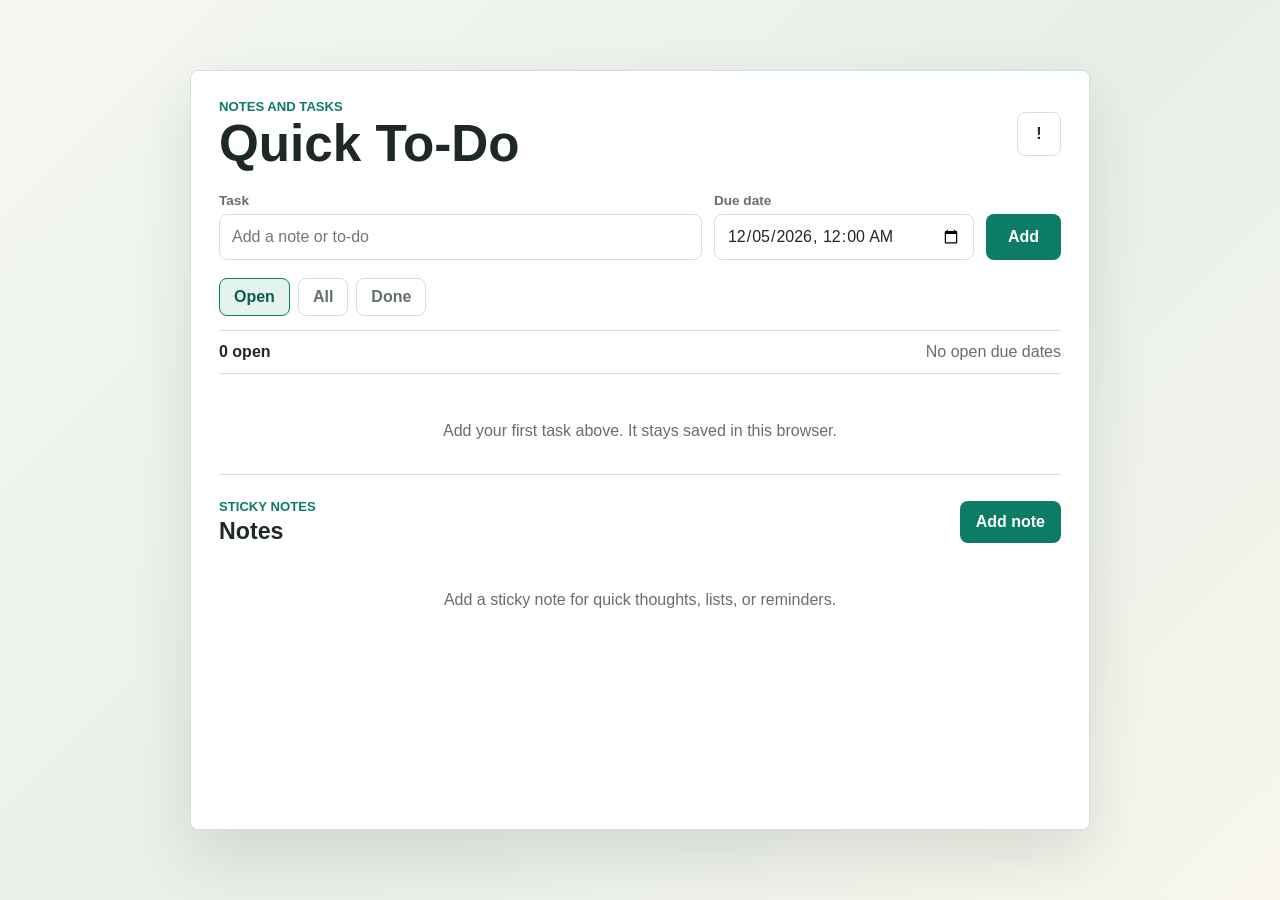
<file: index.html>
<!doctype html>
<html lang="en">
  <head>
    <meta charset="utf-8">
    <meta name="viewport" content="width=device-width, initial-scale=1">
    <meta http-equiv="refresh" content="0; url=todo_app/">
    <title>Quick To-Do</title>
    <link rel="canonical" href="todo_app/">
    <style>
      :root {
        font-family: "Segoe UI", Arial, sans-serif;
        color: #1f2923;
        background: #f5f7f2;
      }

      body {
        min-height: 100vh;
        margin: 0;
        display: grid;
        place-items: center;
        padding: 24px;
      }

      a {
        color: #0d7c66;
        font-weight: 800;
      }
    </style>
  </head>
  <body>
    <p>Opening <a href="todo_app/">Quick To-Do</a>...</p>
    <script>
      window.location.replace("todo_app/");
    </script>
  </body>
</html>
</file>
<file: todo_app/styles.css>
:root {
  color-scheme: light;
  --bg: #f5f7f2;
  --panel: #ffffff;
  --ink: #1f2923;
  --muted: #657067;
  --line: #d8dfd5;
  --accent: #0d7c66;
  --accent-strong: #075e4d;
  --warn: #b3431d;
  --warn-bg: #fff0e8;
  --done: #eaf3ee;
  font-family: "Segoe UI", Arial, sans-serif;
}

* {
  box-sizing: border-box;
}

body {
  margin: 0;
  min-height: 100vh;
  background: linear-gradient(135deg, #f5f7f2 0%, #e7efe8 54%, #f8f6ed 100%);
  color: var(--ink);
}

button,
input,
select,
textarea {
  font: inherit;
}

.app-shell {
  min-height: 100vh;
  display: grid;
  place-items: center;
  padding: 24px;
}

.task-panel {
  width: min(900px, 100%);
  min-height: min(760px, calc(100vh - 48px));
  background: var(--panel);
  border: 1px solid var(--line);
  border-radius: 8px;
  box-shadow: 0 24px 60px rgba(31, 41, 35, 0.12);
  padding: 28px;
}

.app-header {
  display: flex;
  align-items: center;
  justify-content: space-between;
  gap: 16px;
  margin-bottom: 24px;
}

.eyebrow {
  margin: 0 0 4px;
  color: var(--accent);
  font-size: 0.82rem;
  font-weight: 700;
  text-transform: uppercase;
}

h1 {
  margin: 0;
  font-size: clamp(2rem, 4vw, 3.2rem);
  line-height: 1;
  letter-spacing: 0;
}

.icon-button,
.delete-task {
  width: 44px;
  height: 44px;
  border: 1px solid var(--line);
  border-radius: 8px;
  background: #fff;
  color: var(--ink);
  cursor: pointer;
  font-weight: 800;
}

.icon-button.enabled {
  background: var(--accent);
  border-color: var(--accent);
  color: #fff;
}

.task-form {
  display: grid;
  grid-template-columns: minmax(180px, 1fr) minmax(190px, 260px) auto;
  gap: 12px;
  align-items: end;
  margin-bottom: 18px;
}

label span {
  display: block;
  margin-bottom: 6px;
  color: var(--muted);
  font-size: 0.85rem;
  font-weight: 700;
}

input[type="text"],
input[type="datetime-local"] {
  width: 100%;
  min-height: 46px;
  border: 1px solid var(--line);
  border-radius: 8px;
  padding: 10px 12px;
  color: var(--ink);
  background: #fff;
}

input:focus {
  border-color: var(--accent);
  outline: 3px solid rgba(13, 124, 102, 0.16);
}

.task-form button {
  min-height: 46px;
  border: 0;
  border-radius: 8px;
  padding: 0 22px;
  background: var(--accent);
  color: #fff;
  cursor: pointer;
  font-weight: 800;
}

.task-form button:hover,
.icon-button.enabled:hover {
  background: var(--accent-strong);
}

.toolbar {
  display: flex;
  gap: 8px;
  margin-bottom: 14px;
}

.filter {
  min-height: 38px;
  border: 1px solid var(--line);
  border-radius: 8px;
  padding: 0 14px;
  background: #fff;
  color: var(--muted);
  cursor: pointer;
  font-weight: 700;
}

.filter.active {
  border-color: var(--accent);
  background: #e5f2ee;
  color: var(--accent-strong);
}

.summary {
  display: flex;
  flex-wrap: wrap;
  justify-content: space-between;
  gap: 8px;
  padding: 12px 0;
  color: var(--muted);
  border-top: 1px solid var(--line);
  border-bottom: 1px solid var(--line);
}

.summary strong {
  color: var(--ink);
}

.task-list {
  list-style: none;
  padding: 0;
  margin: 18px 0 0;
  display: grid;
  gap: 10px;
}

.task-item {
  display: grid;
  grid-template-columns: 38px 1fr 44px;
  gap: 12px;
  align-items: start;
  padding: 12px;
  border: 1px solid var(--line);
  border-radius: 8px;
  background: #fff;
}

.task-item.overdue {
  border-color: #efb89e;
  background: var(--warn-bg);
}

.task-item.completed {
  background: var(--done);
}

.complete-box {
  position: relative;
  min-height: 46px;
  display: grid;
  place-items: center;
}

.complete-box input {
  position: absolute;
  opacity: 0;
}

.complete-box span {
  width: 26px;
  height: 26px;
  border: 2px solid var(--accent);
  border-radius: 8px;
  display: grid;
  place-items: center;
}

.complete-box input:checked + span {
  background: var(--accent);
}

.complete-box input:checked + span::after {
  content: "";
  width: 7px;
  height: 13px;
  border: solid #fff;
  border-width: 0 3px 3px 0;
  transform: rotate(45deg);
  margin-top: -2px;
}

.task-main {
  display: grid;
  grid-template-columns: minmax(160px, 1fr) minmax(180px, 230px);
  gap: 10px;
  align-items: start;
}

.task-status {
  grid-column: 1 / -1;
  margin: 0;
  min-height: 20px;
  color: var(--muted);
  font-size: 0.9rem;
}

.task-item.overdue .task-status {
  color: var(--warn);
  font-weight: 800;
}

.task-item.completed .task-name {
  color: var(--muted);
  text-decoration: line-through;
}

.empty-state {
  margin: 30px 0 0;
  color: var(--muted);
  text-align: center;
}

.notes-section {
  margin-top: 34px;
  padding-top: 24px;
  border-top: 1px solid var(--line);
}

.section-heading {
  display: flex;
  align-items: center;
  justify-content: space-between;
  gap: 16px;
  margin-bottom: 16px;
}

h2 {
  margin: 0;
  font-size: 1.45rem;
  letter-spacing: 0;
}

.add-note-button {
  min-height: 42px;
  border: 0;
  border-radius: 8px;
  padding: 0 16px;
  background: var(--accent);
  color: #fff;
  cursor: pointer;
  font-weight: 800;
}

.add-note-button:hover {
  background: var(--accent-strong);
}

.notes-board {
  display: grid;
  grid-template-columns: repeat(auto-fit, minmax(190px, 1fr));
  gap: 14px;
}

.sticky-note {
  min-height: 190px;
  display: grid;
  grid-template-rows: auto 1fr;
  gap: 10px;
  border: 1px solid rgba(31, 41, 35, 0.12);
  border-radius: 8px;
  padding: 12px;
  box-shadow: 0 10px 20px rgba(31, 41, 35, 0.1);
}

.sticky-note.yellow {
  background: #fff4a8;
}

.sticky-note.green {
  background: #c9f0cf;
}

.sticky-note.pink {
  background: #ffd3df;
}

.sticky-note.blue {
  background: #cfe7ff;
}

.note-tools {
  display: flex;
  justify-content: space-between;
  gap: 8px;
}

.note-color {
  width: 110px;
  min-height: 34px;
  border: 1px solid rgba(31, 41, 35, 0.18);
  border-radius: 8px;
  padding: 4px 8px;
  background: rgba(255, 255, 255, 0.65);
  color: var(--ink);
  cursor: pointer;
}

.delete-note {
  width: 34px;
  height: 34px;
  border: 1px solid rgba(31, 41, 35, 0.18);
  border-radius: 8px;
  background: rgba(255, 255, 255, 0.65);
  color: var(--ink);
  cursor: pointer;
  font-weight: 800;
}

.note-text {
  width: 100%;
  min-height: 126px;
  resize: vertical;
  border: 0;
  border-radius: 6px;
  padding: 8px;
  background: rgba(255, 255, 255, 0.32);
  color: var(--ink);
  line-height: 1.4;
}

.note-text:focus,
.note-color:focus {
  outline: 3px solid rgba(31, 41, 35, 0.18);
}

@media (max-width: 720px) {
  .app-shell {
    padding: 12px;
  }

  .task-panel {
    min-height: calc(100vh - 24px);
    padding: 18px;
  }

  .task-form,
  .task-main {
    grid-template-columns: 1fr;
  }

  .section-heading {
    align-items: stretch;
    flex-direction: column;
  }

  .task-item {
    grid-template-columns: 34px 1fr 40px;
    gap: 8px;
  }

  .notes-board {
    grid-template-columns: 1fr;
  }
}
</file>
